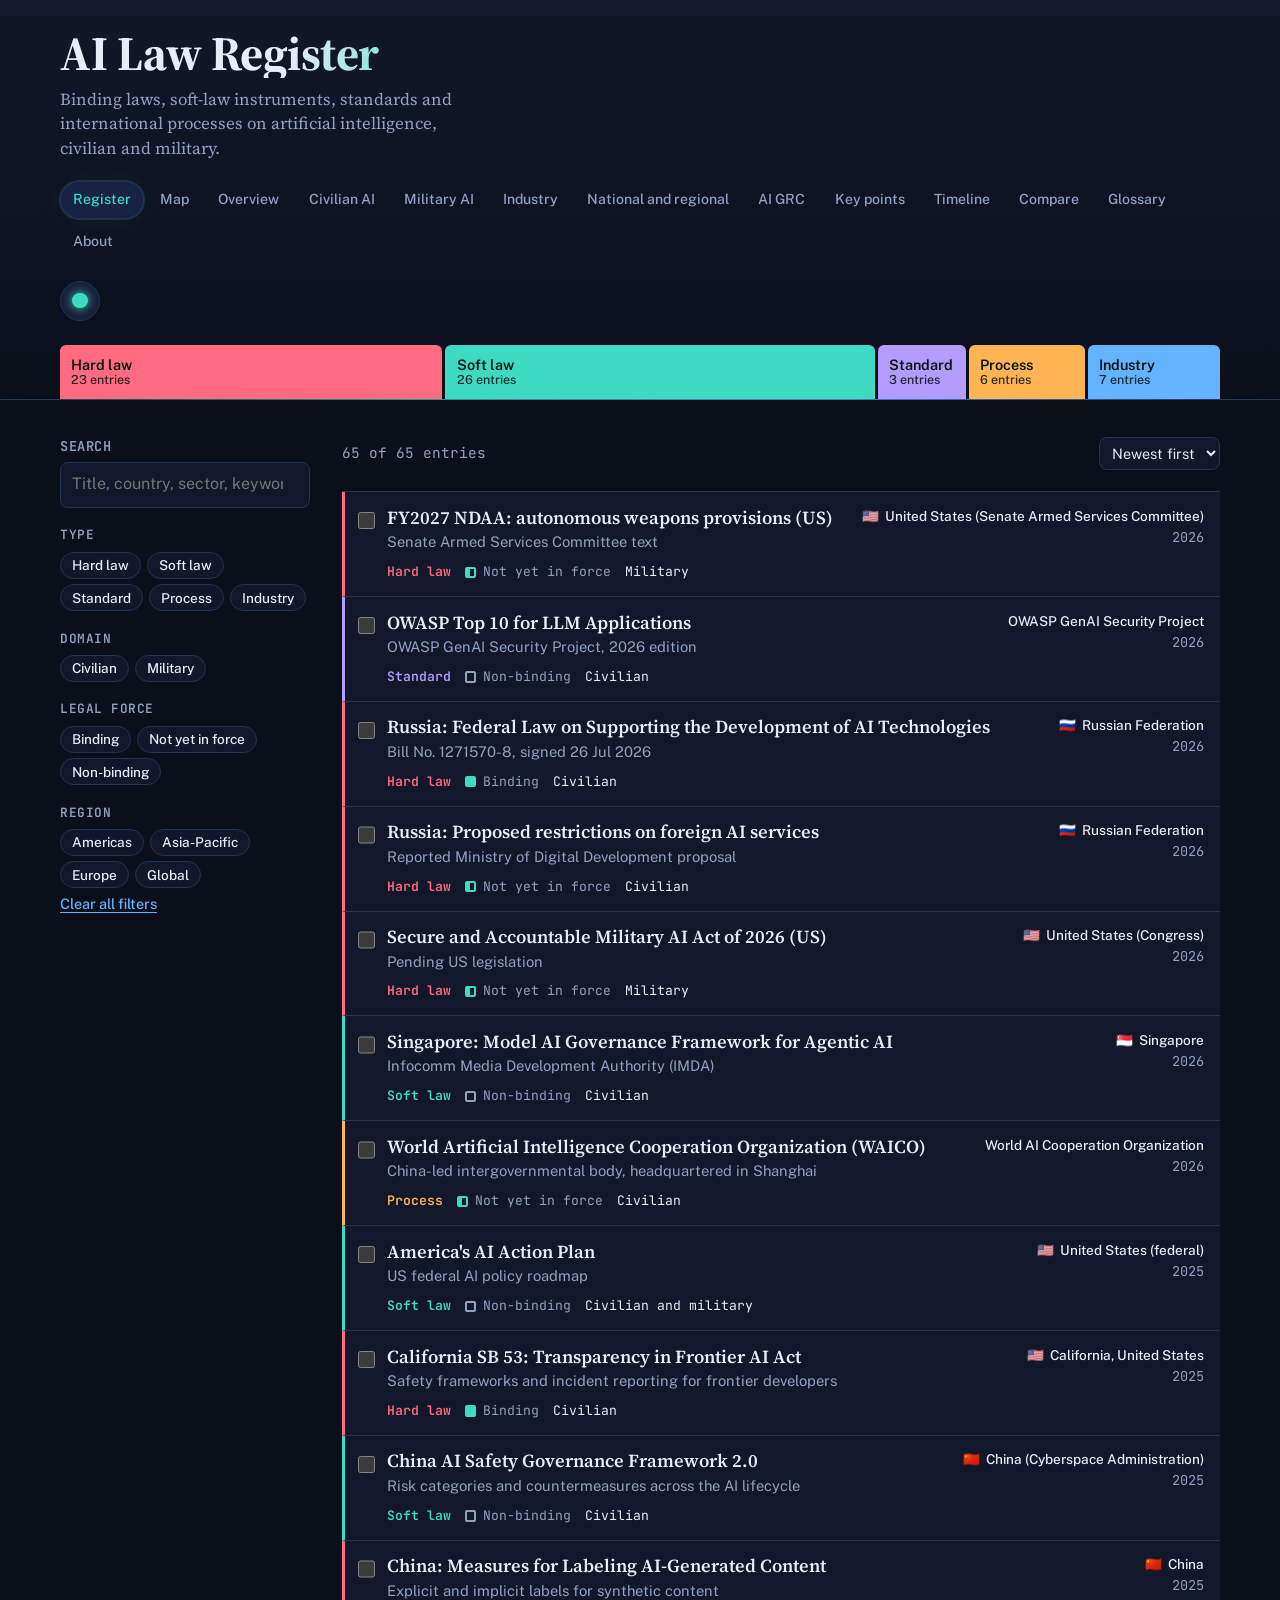
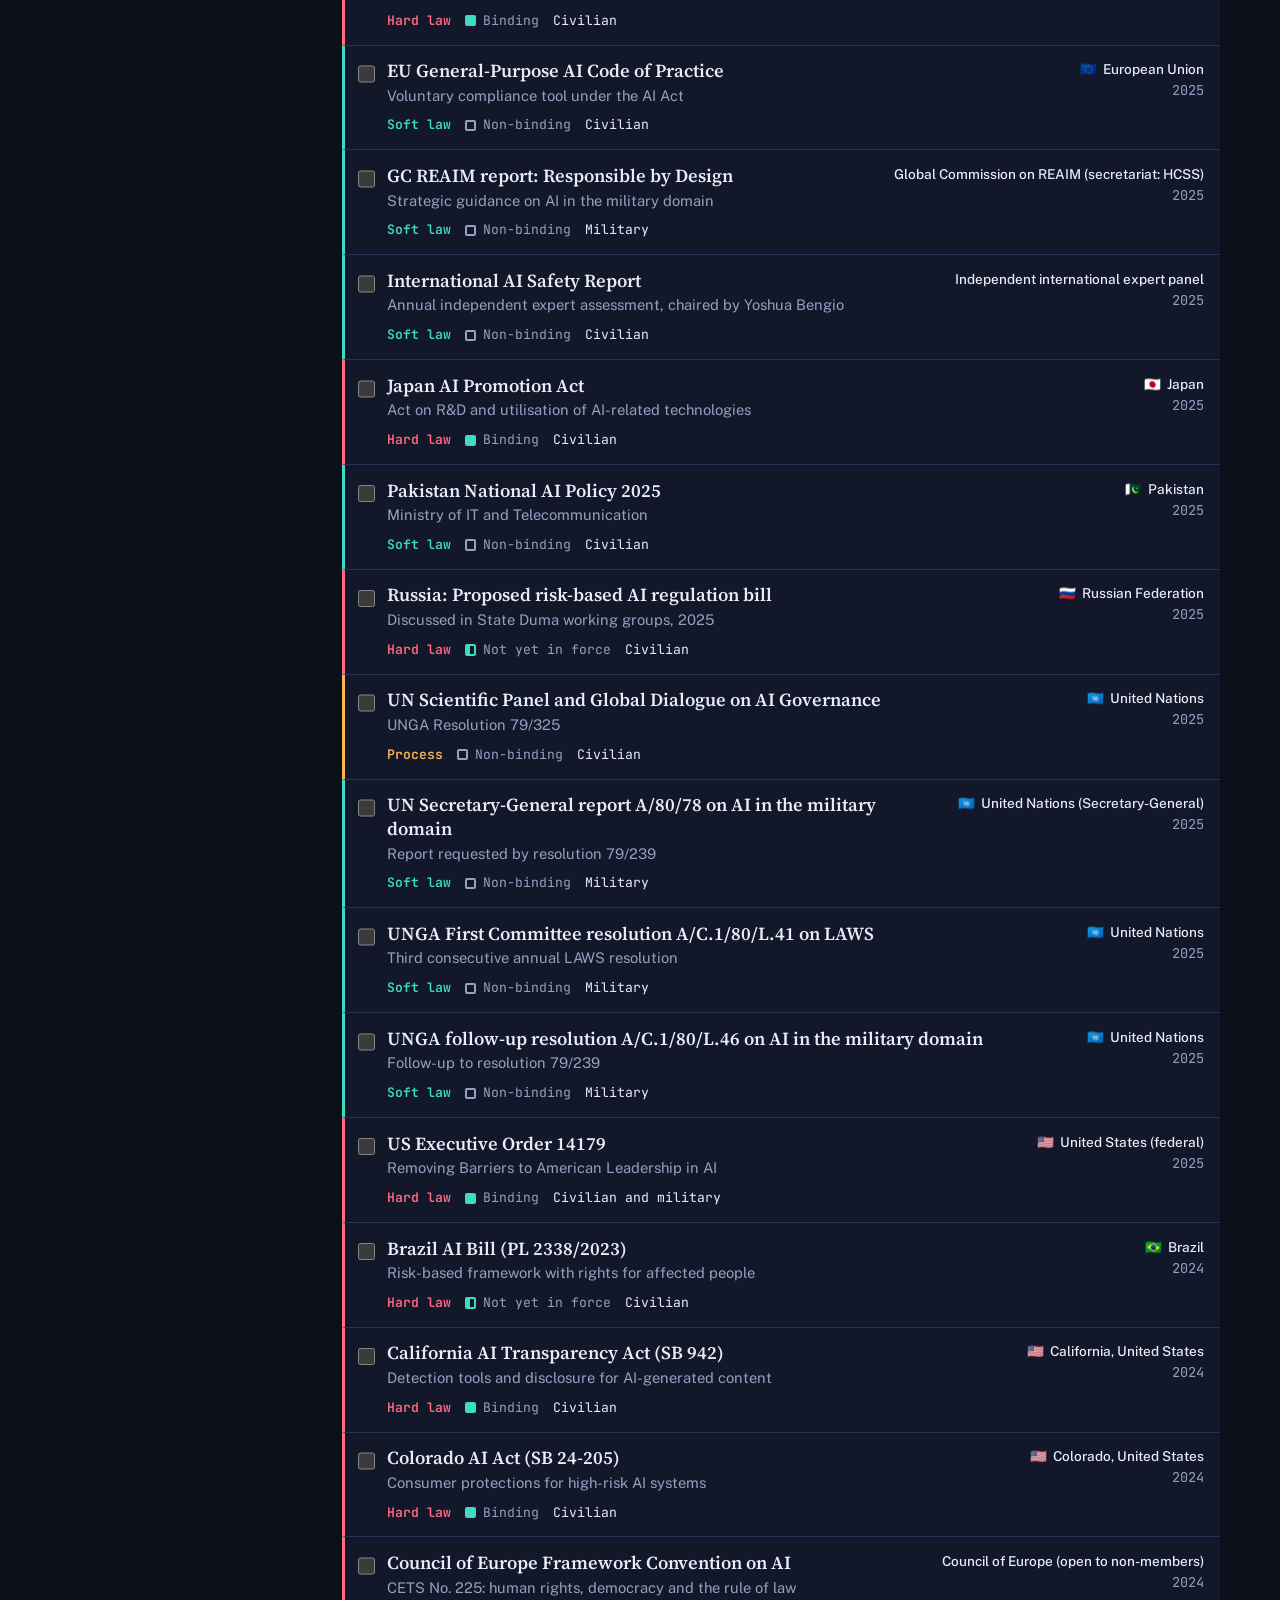
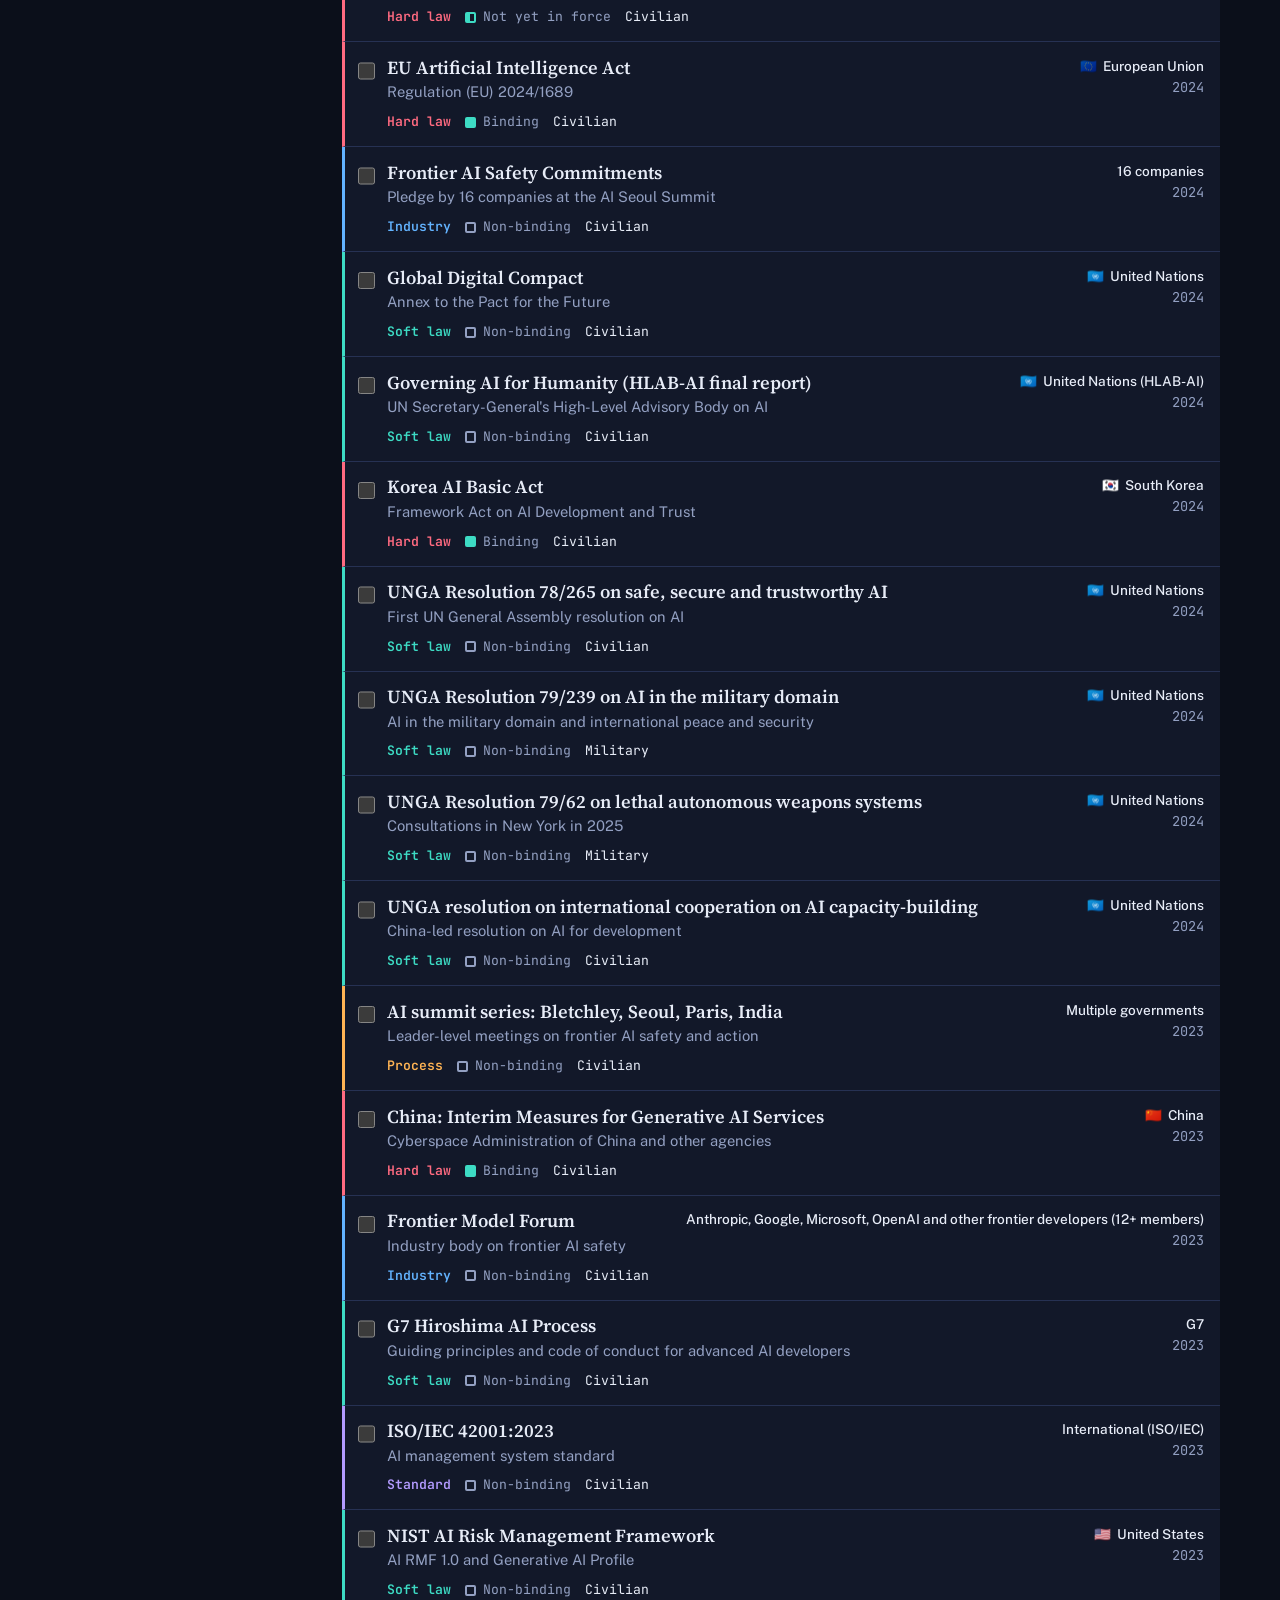
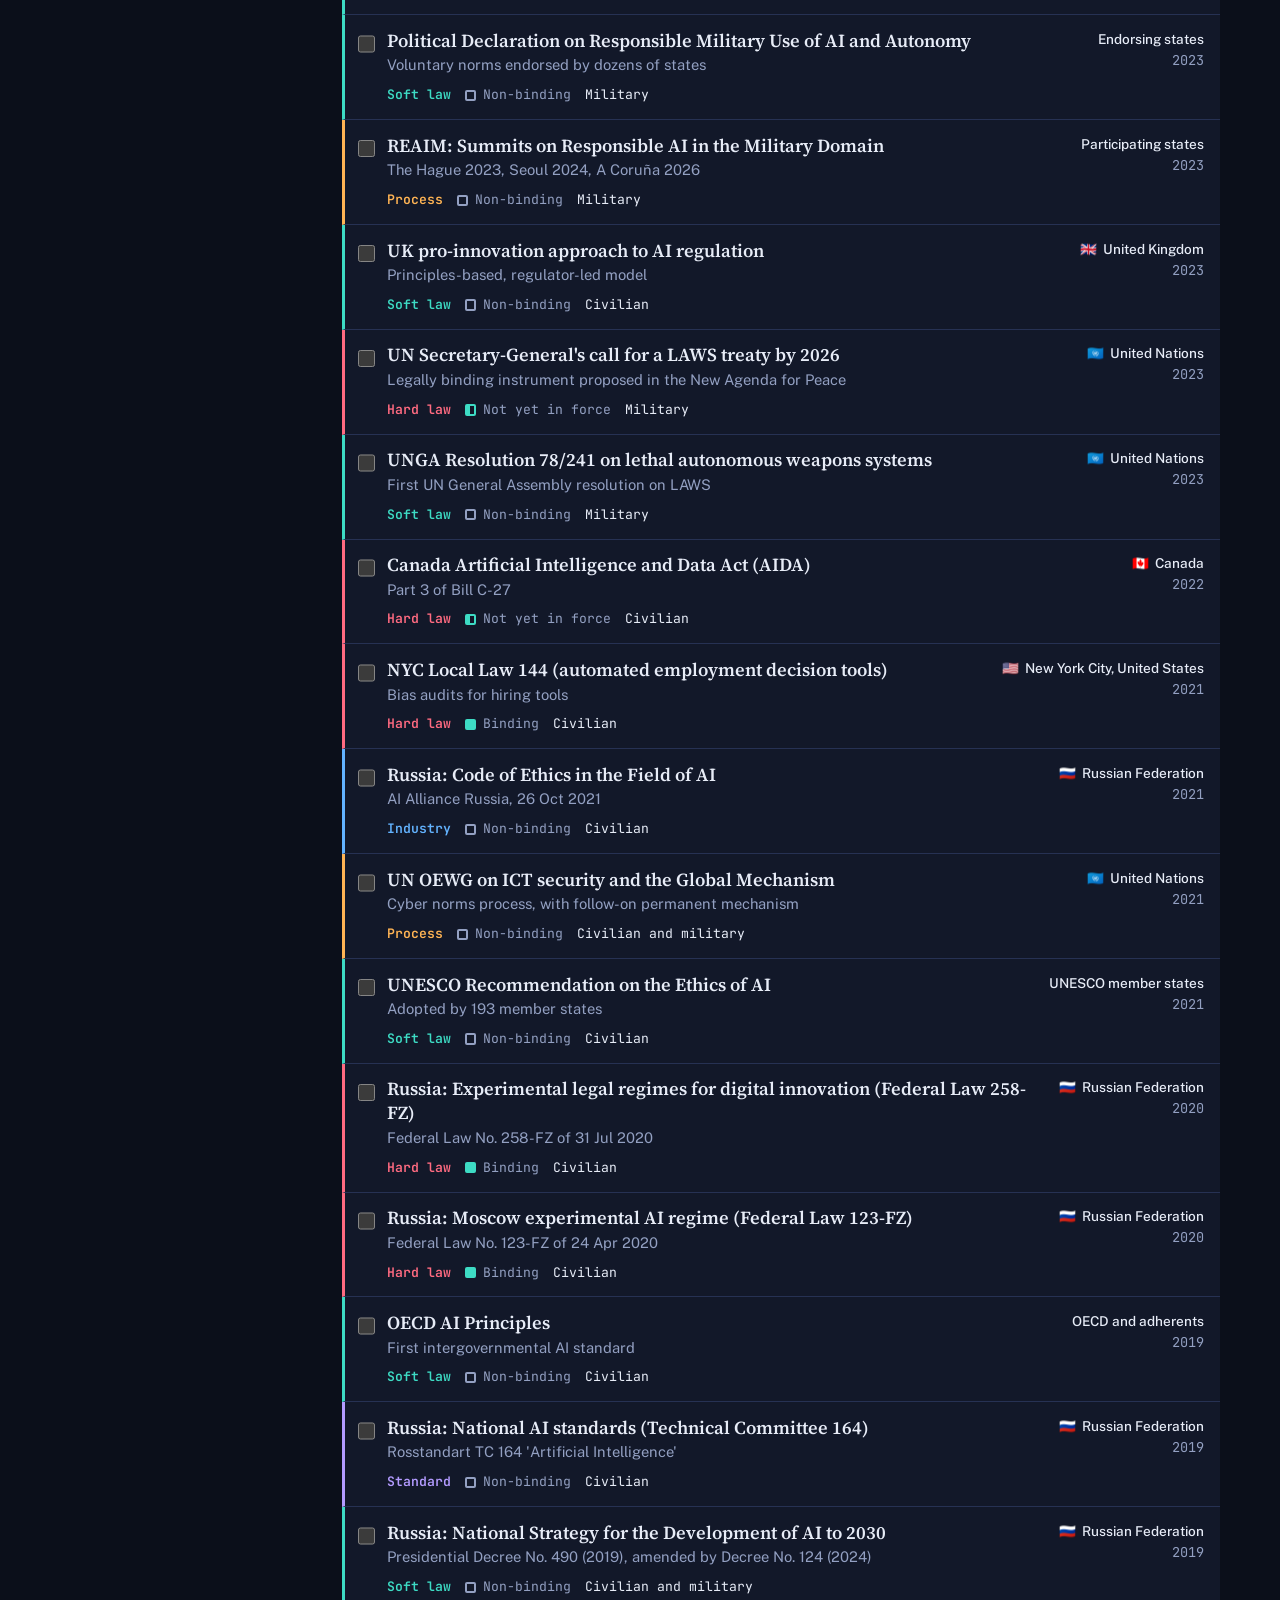
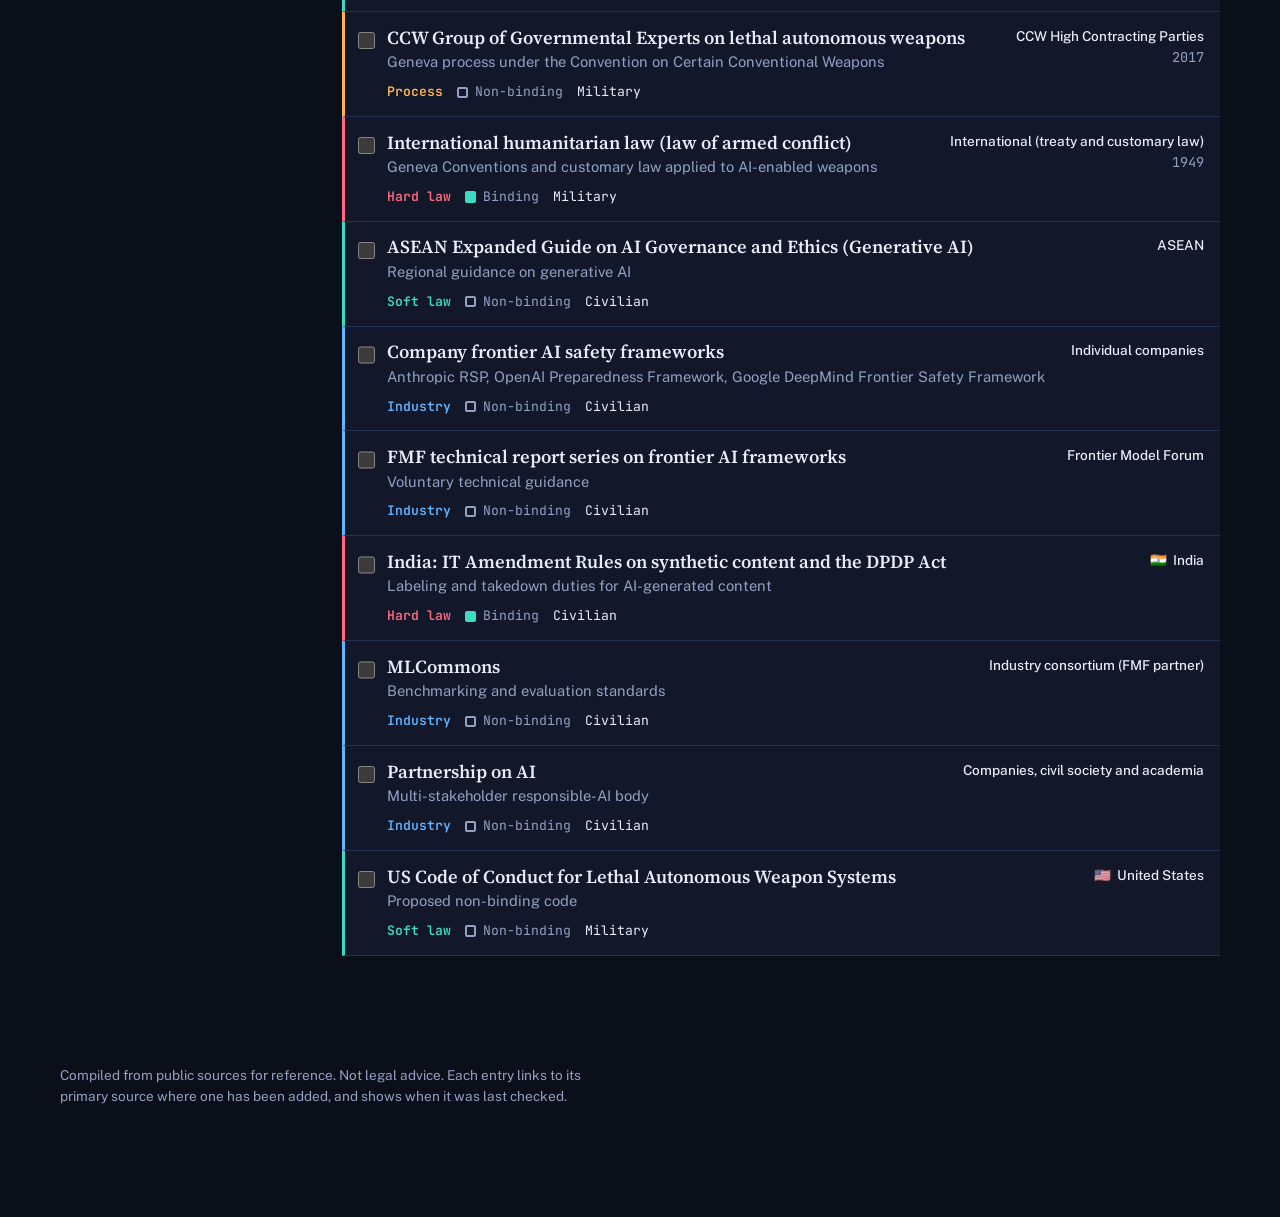
<file: site/index.html>
<!doctype html>
<html lang="en">
<head>
  <meta charset="utf-8">
  <meta name="viewport" content="width=device-width, initial-scale=1">
  <title>AI Law Register</title>
  <meta name="description" content="A searchable register of binding AI laws, soft-law instruments, standards and international processes, covering civilian and military uses of AI.">
  <link rel="preconnect" href="https://fonts.googleapis.com">
  <link rel="preconnect" href="https://fonts.gstatic.com" crossorigin>
  <link href="https://fonts.googleapis.com/css2?family=Public+Sans:wght@400;500;600;700&family=Source+Serif+4:opsz,wght@8..60,400;8..60,600;8..60,700&family=JetBrains+Mono:wght@400;500;600&display=swap" rel="stylesheet">
  <link rel="stylesheet" href="assets/style.css">
</head>
<body>
  <a class="skip" href="#main">Skip to the register</a>

  <header class="masthead">
    <div class="wrap masthead-inner">
      <div>
        <h1 class="site-title">AI Law Register</h1>
        <p class="site-sub">Binding laws, soft-law instruments, standards and international processes on artificial intelligence, civilian and military.</p>
      </div>
      <nav class="nav" aria-label="Sections" id="nav"></nav>
      <button type="button" class="theme-toggle" id="theme-toggle" aria-label="Switch color theme">
        <span class="theme-toggle-dot" aria-hidden="true"></span>
      </button>
    </div>
    <div class="wrap">
      <div id="spectrum" class="spectrum" role="group" aria-label="Entries by type. Select a segment to filter."></div>
    </div>
  </header>

  <div class="wrap layout" id="layout">
    <aside class="side" id="side" aria-label="Filters">
      <details class="side-details" open>
        <summary>Search and filter</summary>
        <div class="side-body">
          <label class="field-label" for="q">Search</label>
          <input id="q" type="search" placeholder="Title, country, sector, keyword" autocomplete="off">
          <div id="filters"></div>
          <button type="button" class="link-btn" id="clear-filters">Clear all filters</button>
        </div>
      </details>
    </aside>

    <main id="main" class="main" tabindex="-1"></main>
  </div>

  <div id="tray" class="tray" hidden>
    <div class="wrap tray-inner">
      <div id="tray-items" class="tray-items"></div>
      <div class="tray-actions">
        <button type="button" class="btn" id="tray-compare">Compare</button>
        <button type="button" class="link-btn" id="tray-clear">Clear</button>
      </div>
    </div>
  </div>

  <p id="live" class="sr" aria-live="polite"></p>

  <footer class="foot wrap">
    <p>Compiled from public sources for reference. Not legal advice. Each entry links to its primary source where one has been added, and shows when it was last checked.</p>
  </footer>

  <script src="assets/app.js"></script>
</body>
</html>
</file>
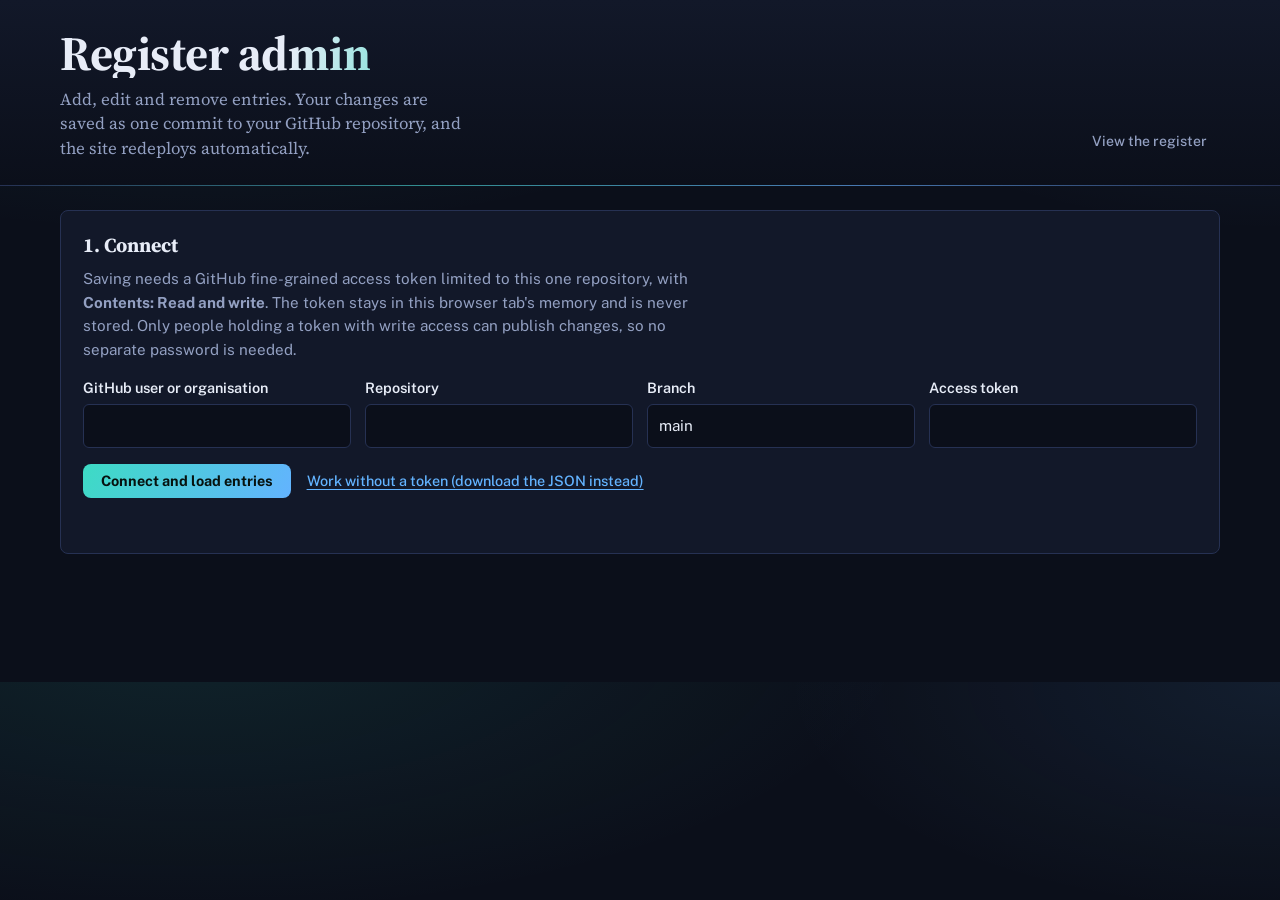
<file: site/admin/index.html>
<!doctype html>
<html lang="en">
<head>
  <meta charset="utf-8">
  <meta name="viewport" content="width=device-width, initial-scale=1">
  <meta name="robots" content="noindex, nofollow">
  <title>Register admin | AI Law Register</title>
  <link rel="preconnect" href="https://fonts.googleapis.com">
  <link rel="preconnect" href="https://fonts.gstatic.com" crossorigin>
  <link href="https://fonts.googleapis.com/css2?family=Public+Sans:wght@400;500;600&family=Source+Serif+4:opsz,wght@8..60,400;8..60,600;8..60,700&display=swap" rel="stylesheet">
  <link rel="stylesheet" href="../assets/style.css">
  <link rel="stylesheet" href="admin.css">
</head>
<body>
  <header class="masthead">
    <div class="wrap masthead-inner">
      <div>
        <h1 class="site-title">Register admin</h1>
        <p class="site-sub">Add, edit and remove entries. Your changes are saved as one commit to your GitHub repository, and the site redeploys automatically.</p>
      </div>
      <nav class="nav" aria-label="Admin"><a href="../">View the register</a></nav>
    </div>
    <div class="wrap" style="height:1.5rem"></div>
  </header>

  <main class="wrap admin">
    <section class="panel" id="connect" aria-labelledby="connect-h">
      <h2 id="connect-h">1. Connect</h2>
      <p class="hint">Saving needs a GitHub fine-grained access token limited to this one repository, with <strong>Contents: Read and write</strong>. The token stays in this browser tab's memory and is never stored. Only people holding a token with write access can publish changes, so no separate password is needed.</p>
      <div class="grid4">
        <div><label for="owner">GitHub user or organisation</label><input id="owner" type="text" autocomplete="off"></div>
        <div><label for="repo">Repository</label><input id="repo" type="text" autocomplete="off"></div>
        <div><label for="branch">Branch</label><input id="branch" type="text" value="main" autocomplete="off"></div>
        <div><label for="token">Access token</label><input id="token" type="password" autocomplete="off" spellcheck="false"></div>
      </div>
      <div class="row">
        <button type="button" class="btn" id="btn-github">Connect and load entries</button>
        <button type="button" class="link-btn" id="btn-local">Work without a token (download the JSON instead)</button>
      </div>
      <p id="connect-msg" class="msg" role="status"></p>
    </section>

    <section class="panel" id="list-panel" aria-labelledby="list-h" hidden>
      <div class="toolbar">
        <h2 id="list-h">2. Entries</h2>
        <div class="row">
          <label class="sr" for="filter">Filter entries</label>
          <input id="filter" type="search" placeholder="Filter by title or country">
          <button type="button" class="btn" id="btn-new">Add new entry</button>
        </div>
      </div>
      <div class="tablewrap">
        <table>
          <thead><tr><th scope="col">Title</th><th scope="col">Type</th><th scope="col">Jurisdiction</th><th scope="col">Year</th><th scope="col"><span class="sr">Actions</span></th></tr></thead>
          <tbody id="rows"></tbody>
        </table>
      </div>
    </section>

    <section class="panel" id="editor" aria-labelledby="editor-h" hidden>
      <h2 id="editor-h">Entry</h2>
      <form id="form" novalidate>
        <div class="grid2">
          <div><label for="f-title">Title</label><input id="f-title" required></div>
          <div><label for="f-id">Id (used in page links; cannot change after adding)</label><input id="f-id" required></div>
          <div class="span2"><label for="f-short">One-line descriptor</label><input id="f-short" required></div>
          <div><label for="f-jurisdiction">Jurisdiction</label><input id="f-jurisdiction" required></div>
          <div><label for="f-region">Region</label>
            <select id="f-region"><option>Global</option><option>Europe</option><option>Asia-Pacific</option><option>Americas</option><option>Africa</option><option>Middle East</option></select></div>
          <div><label for="f-level">Level</label>
            <select id="f-level"><option value="international">International</option><option value="regional">Regional</option><option value="national">National</option><option value="subnational">Subnational</option></select></div>
          <div><label for="f-category">Type</label>
            <select id="f-category"><option value="hard_law">Hard law</option><option value="soft_law">Soft law</option><option value="standard">Standard</option><option value="process">Process</option></select></div>
          <div><label for="f-kind">Form (treaty, statute, resolution, code, and so on)</label><input id="f-kind" required></div>
          <div><label for="f-binding">Legal force</label>
            <select id="f-binding"><option value="binding">Binding</option><option value="pending">Not yet in force</option><option value="non_binding">Non-binding</option></select></div>
          <div><label for="f-status">Status</label>
            <select id="f-status"><option value="in_force">In force</option><option value="adopted">Adopted</option><option value="draft">Draft or bill</option><option value="ongoing">Ongoing</option><option value="concluded">Concluded</option><option value="revoked">Revoked</option></select></div>
          <div><label for="f-year">Year</label><input id="f-year" type="number" min="1990" max="2100" required></div>
          <div><label for="f-domain">Domain</label>
            <select id="f-domain"><option value="civil">Civilian</option><option value="military">Military</option><option value="both">Civilian and military</option></select></div>
          <div class="span2"><label for="f-status_note">Status note (dates, phases, what to check)</label><textarea id="f-status_note" rows="2"></textarea></div>
          <div class="span2"><label for="f-summary">Summary</label><textarea id="f-summary" rows="3" required></textarea></div>
          <div class="span2"><label for="f-key_points">Key points (one per line)</label><textarea id="f-key_points" rows="4"></textarea></div>
          <div class="span2"><label for="f-sectors">Sectors (separate with commas)</label><input id="f-sectors"></div>
          <div class="span2"><label for="f-related">Related entries (hold Ctrl or Cmd to select several)</label><select id="f-related" multiple size="6"></select></div>
          <div class="span2"><label for="f-url">Primary source link</label><input id="f-url" type="url" placeholder="https://"></div>
          <div><label for="f-last_verified">Last checked against the source</label><input id="f-last_verified" type="date"></div>
          <div class="check"><input id="f-verify" type="checkbox"><label for="f-verify">Status changes quickly, so flag for regular rechecks</label></div>
        </div>
        <div id="errors" class="errors" role="alert" hidden></div>
        <div class="row">
          <button type="submit" class="btn">Apply to list</button>
          <button type="button" class="link-btn" id="btn-cancel">Cancel</button>
        </div>
      </form>
    </section>
  </main>

  <div class="savebar" id="savebar" hidden>
    <div class="wrap savebar-inner">
      <p id="save-msg" role="status">No unsaved changes.</p>
      <div class="row">
        <button type="button" class="link-btn" id="btn-discard">Discard changes</button>
        <button type="button" class="btn" id="btn-save" disabled>Save</button>
      </div>
    </div>
  </div>

  <script src="admin.js"></script>
</body>
</html>
</file>
<file: site/assets/style.css>
:root {
  --paper: #0b0f1a;
  --surface: #121829;
  --surface-2: #17203a;
  --ink: #e7ecf7;
  --muted: #93a0c2;
  --line: #263153;
  --hard: #ff6b81;
  --soft: #3ddbc4;
  --standard: #b39bff;
  --process: #ffb454;
  --industry: #63b3ff;
  --focus: #63b3ff;
  --wash: #182242;
  --accent: #3ddbc4;
  --accent-2: #63b3ff;
  --glow: 0 0 0 1px rgba(61, 219, 196, 0.15), 0 0 24px rgba(61, 219, 196, 0.06);
  --serif: "Source Serif 4", Georgia, "Times New Roman", serif;
  --sans: "Public Sans", system-ui, -apple-system, "Segoe UI", Roboto, sans-serif;
  --mono: "JetBrains Mono", ui-monospace, "SFMono-Regular", Menlo, Consolas, monospace;
  color-scheme: dark;
}

:root[data-theme="light"] {
  --paper: #f1f3f7;
  --surface: #ffffff;
  --surface-2: #f6f8fc;
  --ink: #14213d;
  --muted: #566075;
  --line: #d3d9e4;
  --hard: #a4303f;
  --soft: #1f7a75;
  --standard: #5a4fa3;
  --process: #a45f00;
  --industry: #3b6ea5;
  --focus: #2b4c9b;
  --wash: #e7ebf3;
  --accent: #1f7a75;
  --accent-2: #2b4c9b;
  --glow: none;
  color-scheme: light;
}

* { box-sizing: border-box; }
html { scroll-padding-top: 1rem; }
body {
  margin: 0;
  background:
    radial-gradient(1200px 480px at 15% -8%, rgba(61, 219, 196, 0.10), transparent 60%),
    radial-gradient(900px 420px at 100% 0%, rgba(99, 179, 255, 0.09), transparent 55%),
    var(--paper);
  color: var(--ink);
  font: 400 1rem/1.55 var(--sans);
  -webkit-font-smoothing: antialiased;
  transition: background-color .2s ease, color .2s ease;
}

:focus-visible { outline: 3px solid var(--focus); outline-offset: 2px; border-radius: 3px; }

.wrap { max-width: 1200px; margin: 0 auto; padding: 0 1.25rem; }
.sr { position: absolute; width: 1px; height: 1px; overflow: hidden; clip: rect(0 0 0 0); white-space: nowrap; }
.skip { position: absolute; left: -999px; top: 0; background: var(--ink); color: var(--paper); padding: .5rem .75rem; z-index: 50; }
.skip:focus { left: 0; }

/* Masthead */
.masthead {
  border-bottom: 1px solid var(--line);
  padding-top: 1.75rem;
  background: linear-gradient(180deg, var(--surface) 0%, var(--paper) 100%);
  position: relative;
}
.masthead::after {
  content: "";
  position: absolute; left: 0; right: 0; bottom: -1px; height: 1px;
  background: linear-gradient(90deg, transparent, var(--accent), var(--accent-2), transparent);
  opacity: .55;
}
.masthead-inner { display: flex; gap: 1.25rem; justify-content: space-between; align-items: flex-end; flex-wrap: wrap; }
.site-title {
  font: 700 clamp(2rem, 4.5vw, 3rem)/1.05 var(--serif);
  margin: 0; letter-spacing: -0.01em;
  background: linear-gradient(100deg, var(--ink) 55%, var(--accent) 100%);
  -webkit-background-clip: text; background-clip: text; color: transparent;
}
.site-sub { max-width: 46ch; margin: .6rem 0 0; color: var(--muted); font-family: var(--serif); font-size: 1.05rem; line-height: 1.45; }
.nav { display: flex; gap: .2rem; flex-wrap: wrap; align-items: center; }
.nav a { color: var(--muted); text-decoration: none; padding: .45rem .75rem; border-radius: 999px; font-weight: 500; font-size: .88rem; border: 1px solid transparent; white-space: nowrap; }
.nav a:hover { color: var(--ink); border-color: var(--line); }
.nav a[aria-current="page"] { background: var(--wash); color: var(--accent); border-color: var(--line); box-shadow: var(--glow); }

.theme-toggle {
  width: 2.5rem; height: 2.5rem; border-radius: 999px; border: 1px solid var(--line);
  background: var(--surface-2); cursor: pointer; display: grid; place-items: center; flex: 0 0 auto;
}
.theme-toggle-dot { width: .95rem; height: .95rem; border-radius: 50%; background: var(--accent); box-shadow: 0 0 10px var(--accent); display: block; }
:root[data-theme="light"] .theme-toggle-dot { box-shadow: none; }

/* Spectrum bar */
.spectrum { display: flex; gap: 3px; margin: 1.5rem 0 0; height: 3.4rem; }
.spectrum[hidden] { display: none; }
.seg {
  flex: 1 1 0; min-width: 5.5rem; border: 0; border-radius: 6px 6px 0 0; cursor: pointer; text-align: left;
  padding: .45rem .7rem; color: #06120f; font: 600 .9rem/1.2 var(--sans); background: var(--c);
  display: flex; flex-direction: column; justify-content: center; transition: flex-grow .25s ease, opacity .2s ease, transform .15s ease;
}
.seg:hover { transform: translateY(-1px); }
.seg small { font-weight: 500; opacity: .85; font-size: .78rem; }
.seg[data-cat="hard_law"] { --c: var(--hard); }
.seg[data-cat="soft_law"] { --c: var(--soft); }
.seg[data-cat="standard"] { --c: var(--standard); }
.seg[data-cat="process"] { --c: var(--process); }
.seg[data-cat="industry"] { --c: var(--industry); }
.spectrum.has-selection .seg[aria-pressed="false"] { opacity: .4; }
.seg[aria-pressed="true"] { box-shadow: inset 0 -4px 0 rgba(0,0,0,.35); }
:root[data-theme="light"] .seg { color: #fff; }
:root[data-theme="light"] .seg[data-cat="soft_law"] { color: #fff; }

/* Layout */
.layout { display: grid; grid-template-columns: 250px minmax(0, 1fr); gap: 2rem; padding-top: 1.75rem; padding-bottom: 6rem; align-items: start; }
.layout.no-side { grid-template-columns: minmax(0, 1fr); }
.layout.no-side .side { display: none; }
.side { position: sticky; top: 1rem; }
.side-details summary { font-weight: 600; cursor: pointer; padding: .5rem 0; }
.side-details summary::marker { color: var(--muted); }
.field-label { display: block; font-weight: 600; font-size: .85rem; margin: .5rem 0 .3rem; font-family: var(--mono); text-transform: uppercase; letter-spacing: .04em; color: var(--muted); }
input[type="search"] {
  width: 100%; padding: .6rem .7rem; border: 1px solid var(--line); border-radius: 8px;
  background: var(--surface); color: var(--ink); font: inherit;
}
input[type="search"]:focus { border-color: var(--accent); }
fieldset { border: 0; padding: 0; margin: 1.1rem 0 0; }
legend { font-weight: 600; font-size: .8rem; padding: 0; margin-bottom: .4rem; font-family: var(--mono); text-transform: uppercase; letter-spacing: .04em; color: var(--muted); }
.chips { display: flex; flex-wrap: wrap; gap: .35rem; }
.chip {
  border: 1px solid var(--line); background: var(--surface); color: var(--ink); border-radius: 999px;
  padding: .28rem .7rem; font: 500 .85rem var(--sans); cursor: pointer;
}
.chip:hover { border-color: var(--accent); }
.chip[aria-pressed="true"] { background: var(--wash); color: var(--accent); border-color: var(--accent); }
.link-btn { background: none; border: 0; padding: .4rem 0; color: var(--accent-2); font: 500 .9rem var(--sans); cursor: pointer; text-decoration: underline; text-underline-offset: 3px; }
.btn {
  background: linear-gradient(120deg, var(--accent), var(--accent-2));
  color: #06120f; border: 0; border-radius: 8px; padding: .55rem 1.1rem; font: 700 .9rem var(--sans); cursor: pointer;
}
:root[data-theme="light"] .btn { color: #fff; }
.btn:disabled { opacity: .4; cursor: not-allowed; filter: grayscale(.4); }
@media (min-width: 861px) { .side-details summary { display: none; } }
@media (max-width: 860px) {
  .layout { grid-template-columns: 1fr; gap: 1rem; }
  .side { position: static; }
  .side-details:not([open]) summary { border-bottom: 1px solid var(--line); }
  .site-title { font-size: 2rem; }
}

/* Register */
.main:focus { outline: none; }
.toolbar { display: flex; justify-content: space-between; align-items: center; gap: 1rem; flex-wrap: wrap; margin-bottom: .75rem; }
.count { color: var(--muted); font-size: .9rem; font-family: var(--mono); }
select { border: 1px solid var(--line); border-radius: 8px; padding: .4rem .5rem; background: var(--surface); color: var(--ink); font: inherit; font-size: .9rem; }
.register { list-style: none; margin: 0; padding: 0; border-top: 1px solid var(--line); }
.entry { border-bottom: 1px solid var(--line); background: var(--surface); border-left: 3px solid var(--c); transition: background-color .15s ease; }
.entry:hover { background: var(--surface-2); }
.entry[data-cat="hard_law"] { --c: var(--hard); }
.entry[data-cat="soft_law"] { --c: var(--soft); }
.entry[data-cat="standard"] { --c: var(--standard); }
.entry[data-cat="process"] { --c: var(--process); }
.entry[data-cat="industry"] { --c: var(--industry); }
.entry-head { display: grid; grid-template-columns: 2.6rem minmax(0, 1fr) auto; align-items: start; }
.pick { display: flex; justify-content: center; padding-top: 1.05rem; }
.pick input { width: 1.1rem; height: 1.1rem; accent-color: var(--accent); }
.entry-toggle {
  all: unset; box-sizing: border-box; display: grid; grid-template-columns: minmax(0, 1fr) auto; gap: 1rem; cursor: pointer;
  padding: .85rem 1rem .85rem 0; width: 100%; grid-column: 2 / 4;
}
.entry-toggle:hover .entry-title { color: var(--accent); }
.entry-toggle:focus-visible { outline: 3px solid var(--focus); outline-offset: -3px; }
.entry-title { font: 600 1.15rem/1.3 var(--serif); display: block; transition: color .15s ease; }
.entry-short { color: var(--muted); font-size: .92rem; margin-top: .1rem; display: block; }
.meta { text-align: right; font-size: .85rem; color: var(--muted); white-space: nowrap; font-family: var(--mono); }
.meta .who { color: var(--ink); font-weight: 500; font-family: var(--sans); }
.flag { margin-right: .35rem; }
.tags { display: flex; gap: .9rem; margin-top: .5rem; flex-wrap: wrap; font-size: .82rem; font-family: var(--mono); }
.tag-cat { color: var(--c); font-weight: 600; }
.bind { display: inline-flex; align-items: center; gap: .4rem; color: var(--muted); }
.bind i { width: .7rem; height: .7rem; border: 2px solid var(--muted); display: inline-block; border-radius: 2px; }
.bind[data-b="binding"] i { background: var(--accent); border-color: var(--accent); }
.bind[data-b="pending"] i { background: linear-gradient(90deg, var(--accent) 50%, transparent 50%); border-color: var(--accent); }
.bind[data-b="non_binding"] i { background: transparent; }

.detail { padding: .25rem 1.25rem 1.4rem 3.6rem; border-top: 1px dashed var(--line); background: var(--surface-2); }
.detail[hidden] { display: none; }
.detail p { max-width: 68ch; }
.summary { font: 400 1.08rem/1.6 var(--serif); margin: .9rem 0 .6rem; }
.detail h3 { font: 600 .78rem var(--mono); text-transform: uppercase; letter-spacing: .05em; color: var(--muted); margin: 1.1rem 0 .4rem; }
.detail ul { margin: 0; padding-left: 1.1rem; max-width: 68ch; }
.detail li { margin: .3rem 0; }
.status-note { background: var(--wash); border: 1px solid var(--line); border-radius: 8px; padding: .6rem .8rem; font-size: .93rem; margin: .8rem 0 0; max-width: 68ch; }
.facts { display: grid; grid-template-columns: max-content 1fr; gap: .3rem 1.1rem; margin: 1rem 0 0; font-size: .92rem; }
.facts dt { color: var(--muted); font-family: var(--mono); font-size: .8rem; text-transform: uppercase; letter-spacing: .04em; padding-top: .1rem; }
.facts dd { margin: 0; }
.rel { display: flex; flex-wrap: wrap; gap: .4rem; }
.badge { display: inline-block; border: 1px solid var(--line); border-radius: 999px; padding: .15rem .6rem; font-size: .78rem; color: var(--muted); font-family: var(--mono); }
.badge.warn { border-color: var(--process); color: var(--process); }
.badge.ok { border-color: var(--accent); color: var(--accent); }
.source { margin-top: 1rem; }
a { color: var(--accent-2); text-underline-offset: 3px; }
.empty { padding: 2rem 0; }
.empty h2 { font: 600 1.2rem var(--serif); margin: 0 0 .3rem; }

@media (max-width: 700px) {
  .entry-head { grid-template-columns: 2.2rem minmax(0, 1fr); }
  .entry-toggle { grid-template-columns: 1fr; gap: .3rem; grid-column: 2; }
  .meta { text-align: left; white-space: normal; }
  .detail { padding-left: 1rem; }
}

/* Timeline */
.tl { list-style: none; margin: 0; padding: 0 0 0 5rem; position: relative; }
.tl::before { content: ""; position: absolute; left: 4.15rem; top: .4rem; bottom: .4rem; width: 2px; background: var(--line); }
.tl-year { position: relative; margin: 0 0 1.4rem; }
.tl-year > h2 { position: absolute; left: -5rem; top: -.1rem; width: 3.5rem; text-align: right; font: 700 1.15rem var(--mono); margin: 0; color: var(--accent); }
.tl-year > h2::after { content: ""; position: absolute; right: -.95rem; top: .55rem; width: .75rem; height: .75rem; background: var(--accent); border-radius: 50%; box-shadow: var(--glow); }
.tl-items { list-style: none; margin: 0; padding: 0; display: grid; gap: .4rem; }
.tl-item { border-left: 3px solid var(--c); background: var(--surface); padding: .5rem .8rem; border-radius: 0 6px 6px 0; }
.tl-item[data-cat="hard_law"] { --c: var(--hard); }
.tl-item[data-cat="soft_law"] { --c: var(--soft); }
.tl-item[data-cat="standard"] { --c: var(--standard); }
.tl-item[data-cat="process"] { --c: var(--process); }
.tl-item[data-cat="industry"] { --c: var(--industry); }
.tl-item button { all: unset; cursor: pointer; display: block; width: 100%; }
.tl-item button:focus-visible { outline: 3px solid var(--focus); outline-offset: 3px; }
.tl-item .t { font-weight: 600; }
.tl-item .t:hover { color: var(--accent); }
.tl-item .s { color: var(--muted); font-size: .88rem; }
.legend { display: flex; gap: 1.2rem; flex-wrap: wrap; font-size: .85rem; color: var(--muted); margin-bottom: 1rem; font-family: var(--mono); }
.legend span::before { content: ""; display: inline-block; width: .7rem; height: .7rem; background: var(--c); margin-right: .4rem; border-radius: 2px; }

/* Tables */
.tablewrap { overflow-x: auto; border: 1px solid var(--line); border-radius: 10px; background: var(--surface); }
table { border-collapse: collapse; width: 100%; min-width: 560px; }
th, td { text-align: left; vertical-align: top; padding: .7rem .9rem; border-bottom: 1px solid var(--line); font-size: .95rem; }
thead th { background: var(--wash); font-weight: 600; position: sticky; top: 0; font-family: var(--mono); font-size: .78rem; text-transform: uppercase; letter-spacing: .04em; color: var(--muted); }
tbody th { font-weight: 600; width: 9rem; color: var(--muted); background: transparent; }
td.term { font: 600 1rem var(--serif); width: 14rem; color: var(--ink); }
.cmp td ul { margin: 0; padding-left: 1rem; }
.h2 { font: 700 1.6rem var(--serif); margin: 0 0 .4rem; }
.lede { color: var(--muted); max-width: 62ch; margin: 0 0 1.2rem; }
.prose { max-width: 66ch; }
.prose h2 { font: 700 1.3rem var(--serif); margin: 1.8rem 0 .4rem; }
.prose li { margin: .3rem 0; }
code { background: var(--wash); padding: .1rem .4rem; border-radius: 4px; font-size: .88em; font-family: var(--mono); color: var(--accent); }

/* Compare tray */
.tray { position: fixed; left: 0; right: 0; bottom: 0; background: var(--surface); border-top: 1px solid var(--line); z-index: 20; box-shadow: 0 -8px 24px rgba(0,0,0,.35); backdrop-filter: blur(8px); }
.tray[hidden] { display: none; }
.tray-inner { display: flex; justify-content: space-between; align-items: center; gap: 1rem; padding-top: .7rem; padding-bottom: .7rem; flex-wrap: wrap; }
.tray-items { display: flex; gap: .5rem; flex-wrap: wrap; font-size: .87rem; }
.tray-chip { border: 1px solid var(--line); color: var(--ink); border-radius: 999px; padding: .2rem .7rem; background: var(--wash); }
.tray-actions { display: flex; align-items: center; gap: 1rem; }

.foot { color: var(--muted); font-size: .85rem; padding-bottom: 6rem; }
.foot p { max-width: 70ch; }

/* Reference sections */
.section-page { max-width: none; }
.copy { max-width: 74ch; }
.sec-head { display: flex; align-items: baseline; gap: .6rem; }
.sec-num { font: 700 1.1rem var(--mono); color: var(--accent); }
.block { margin: 1.8rem 0; }
.block .tablewrap { max-width: none; }
.block table { min-width: 640px; }
.tag-cell { font-weight: 600; color: var(--c); white-space: nowrap; font-family: var(--mono); font-size: .85rem; }
.tag-cell[data-cat="hard_law"] { --c: var(--hard); }
.tag-cell[data-cat="soft_law"] { --c: var(--soft); }
.tag-cell[data-cat="standard"] { --c: var(--standard); }
.tag-cell[data-cat="process"] { --c: var(--process); }
.tag-cell[data-cat="industry"] { --c: var(--industry); }
.cell-check { margin-top: .4rem; font-size: .8rem; color: var(--process); max-width: 34ch; }
.sec-source { margin-top: 2.5rem; padding-top: 1rem; border-top: 1px solid var(--line); color: var(--muted); font-size: .85rem; max-width: 70ch; }
.pick-col { width: 2.4rem; text-align: center; }
.pick-col input { width: 1.05rem; height: 1.05rem; accent-color: var(--accent); }

/* Flags in table cells */
.flagcell { display: inline-flex; align-items: center; gap: .4rem; }

/* Map view */
.map-wrap { border: 1px solid var(--line); border-radius: 12px; background: var(--surface); overflow: hidden; box-shadow: var(--glow); }
.map-svg-holder { width: 100%; aspect-ratio: 16 / 8.4; background: var(--paper); position: relative; }
.map-svg-holder svg { width: 100%; height: 100%; display: block; }
.map-country { stroke: var(--line); stroke-width: .5; fill: var(--wash); cursor: default; transition: fill .15s ease, opacity .15s ease; }
.map-country[data-has="1"] { cursor: pointer; fill: var(--accent); opacity: .5; }
.map-country[data-has="1"].is-active { opacity: .9; stroke: var(--accent-2); stroke-width: 1.2; }
.map-country:hover[data-has="1"] { fill: var(--accent-2); opacity: .85; }
.map-status { padding: 3rem 1rem; text-align: center; color: var(--muted); }
.map-legend { display: flex; gap: 1.5rem; flex-wrap: wrap; align-items: center; padding: .9rem 1.1rem; border-top: 1px solid var(--line); font-size: .85rem; color: var(--muted); }
.map-legend .sw { display: inline-flex; align-items: center; gap: .4rem; }
.map-legend .sw i { width: .8rem; height: .8rem; border-radius: 3px; display: inline-block; }
.map-tip {
  position: absolute; pointer-events: none; background: var(--surface); border: 1px solid var(--line); border-radius: 8px;
  padding: .55rem .75rem; font-size: .85rem; max-width: 240px; box-shadow: 0 8px 24px rgba(0,0,0,.3); z-index: 5; display: none;
}
.map-tip strong { display: block; margin-bottom: .2rem; }
.map-tip ul { margin: .3rem 0 0; padding-left: 1rem; }
.map-list { margin-top: 1.2rem; }
.map-results { margin-top: 1.5rem; min-height: 1.5rem; }
.map-results h3, .map-list h3 { font: 700 1.05rem var(--serif); margin: 0 0 .5rem; }
.map-results ul { margin: 0; padding-left: 1.2rem; }
.map-results li { margin: .25rem 0; }

@media (prefers-reduced-motion: reduce) { * { transition: none !important; scroll-behavior: auto !important; } }
</file>
<file: site/admin/admin.css>
.admin { padding-top: 1.5rem; padding-bottom: 8rem; display: grid; gap: 1.25rem; }
.panel { background: var(--surface); border: 1px solid var(--line); border-radius: 8px; padding: 1.25rem 1.4rem; }
.panel[hidden] { display: none; }
.panel h2 { font: 700 1.25rem var(--serif); margin: 0 0 .5rem; }
.hint { color: var(--muted); max-width: 72ch; margin: 0 0 1rem; font-size: .95rem; }
.msg { min-height: 1.4rem; margin: .8rem 0 0; font-size: .95rem; }
.msg.ok { color: var(--soft); }
.msg.bad { color: var(--hard); }
.row { display: flex; gap: 1rem; align-items: center; flex-wrap: wrap; }
.grid4 { display: grid; grid-template-columns: repeat(4, minmax(0, 1fr)); gap: .9rem; margin-bottom: 1rem; }
.grid2 { display: grid; grid-template-columns: repeat(2, minmax(0, 1fr)); gap: .9rem 1.1rem; margin-bottom: 1rem; }
.span2 { grid-column: 1 / -1; }
@media (max-width: 800px) { .grid4, .grid2 { grid-template-columns: 1fr; } }
.admin label { display: block; font-weight: 600; font-size: .9rem; margin-bottom: .3rem; }
.admin input[type="text"], .admin input[type="password"], .admin input[type="number"], .admin input[type="url"],
.admin input[type="date"], .admin input:not([type]), .admin textarea, .admin select {
  width: 100%; padding: .55rem .65rem; border: 1px solid var(--line); border-radius: 6px;
  background: var(--paper); color: var(--ink); font: inherit; font-size: .95rem;
}
.admin textarea { resize: vertical; }
.admin .check { display: flex; align-items: flex-start; gap: .6rem; padding-top: 1.5rem; }
.admin .check label { margin: 0; font-weight: 500; }
.admin .check input { margin-top: .25rem; width: 1.1rem; height: 1.1rem; accent-color: var(--ink); }
.toolbar h2 { margin: 0; }
.toolbar input[type="search"] { width: 16rem; max-width: 100%; }
td .row { gap: .8rem; flex-wrap: nowrap; }
.link-btn.danger { color: var(--hard); }
.errors { background: var(--wash); border-left: 4px solid var(--hard); border-radius: 4px; padding: .7rem 1rem; margin-bottom: 1rem; }
.errors[hidden] { display: none; }
.errors ul { margin: .3rem 0 0; padding-left: 1.1rem; }
.savebar { position: fixed; left: 0; right: 0; bottom: 0; background: var(--ink); color: var(--surface); z-index: 20; box-shadow: 0 -2px 12px rgba(0,0,0,.25); }
.savebar[hidden] { display: none; }
.savebar-inner { display: flex; justify-content: space-between; align-items: center; gap: 1rem; flex-wrap: wrap; padding-top: .75rem; padding-bottom: .75rem; }
.savebar p { margin: 0; }
.savebar .btn { background: var(--surface); color: var(--ink); }
.savebar .link-btn { color: var(--surface); }
.savebar .btn:disabled { opacity: .4; }
.dirty-dot { display: inline-block; width: .6rem; height: .6rem; border-radius: 50%; background: var(--process); margin-right: .5rem; }
</file>
